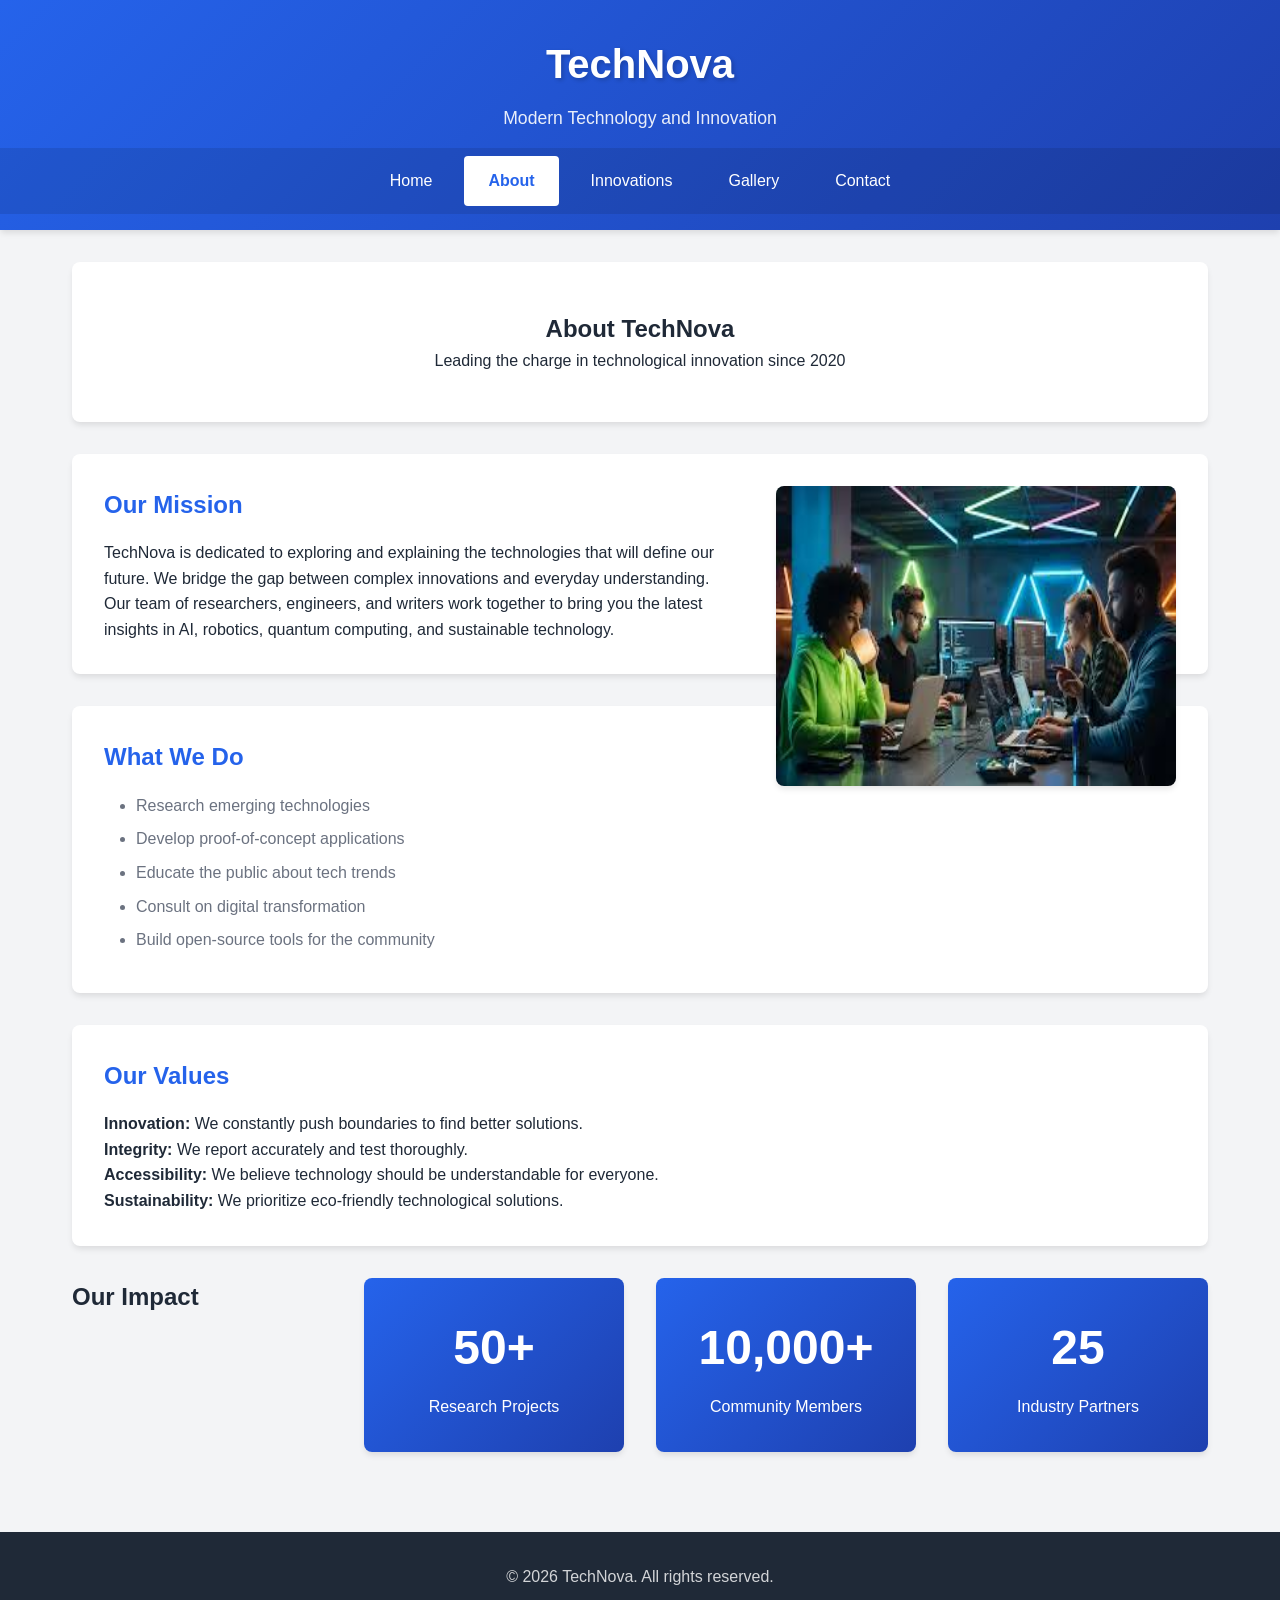
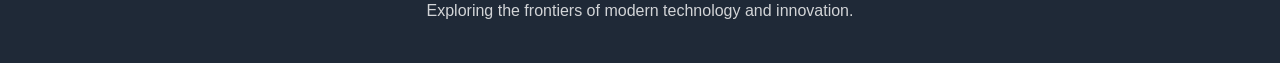
<file: about.html>
<!DOCTYPE html>
<html lang="en">
<head>
    <meta charset="UTF-8">
    <meta name="viewport" content="width=device-width, initial-scale=1.0">
    <title>About Us | TechNova</title>
    <link rel="stylesheet" href="css/styles.css">
    
</head>
<body>
    <header>
        <div class="logo">
            <h1>TechNova</h1>
            <p>Modern Technology and Innovation</p>
        </div>
        
        <nav>
            <ul class="nav-menu">
                <li><a href="index.html">Home</a></li>
                <li><a href="about.html" class="active">About</a></li>
                <li><a href="services.html">Innovations</a></li>
                <li><a href="gallery.html">Gallery</a></li>
                <li><a href="contact.html">Contact</a></li>
            </ul>
        </nav>
    </header>

    <main>
        <section class="about-hero">
            <h2>About TechNova</h2>
            <p>Leading the charge in technological innovation since 2020</p>
        </section>

        <section class="about-content">
            <article>
                <img src="images/teams.jpeg" alt="TechNova team collaborating in modern office space" width="400" height="300" class="about-img">
                <h3>Our Mission</h3>
                <p>TechNova is dedicated to exploring and explaining the technologies that will define our future. We bridge the gap between complex innovations and everyday understanding.</p>
                <p>Our team of researchers, engineers, and writers work together to bring you the latest insights in AI, robotics, quantum computing, and sustainable technology.</p>
            </article>

            <article>
                <h3>What We Do</h3>
                <ul>
                    <li>Research emerging technologies</li>
                    <li>Develop proof-of-concept applications</li>
                    <li>Educate the public about tech trends</li>
                    <li>Consult on digital transformation</li>
                    <li>Build open-source tools for the community</li>
                </ul>
            </article>

            <article>
                <h3>Our Values</h3>
                <p><strong>Innovation:</strong> We constantly push boundaries to find better solutions.</p>
                <p><strong>Integrity:</strong> We report accurately and test thoroughly.</p>
                <p><strong>Accessibility:</strong> We believe technology should be understandable for everyone.</p>
                <p><strong>Sustainability:</strong> We prioritize eco-friendly technological solutions.</p>
            </article>
        </section>

        <section class="stats">
            <h2>Our Impact</h2>
            <div class="stat-item">
                <h4>50+</h4>
                <p>Research Projects</p>
            </div>
            <div class="stat-item">
                <h4>10,000+</h4>
                <p>Community Members</p>
            </div>
            <div class="stat-item">
                <h4>25</h4>
                <p>Industry Partners</p>
            </div>
        </section>
    </main>

    <footer>
        <p>&copy; 2026 TechNova. All rights reserved.</p>
        <p>Exploring the frontiers of modern technology and innovation.</p>

    </footer>
    <script src="/js/script.js"></script>
</body>
</html>
</file>
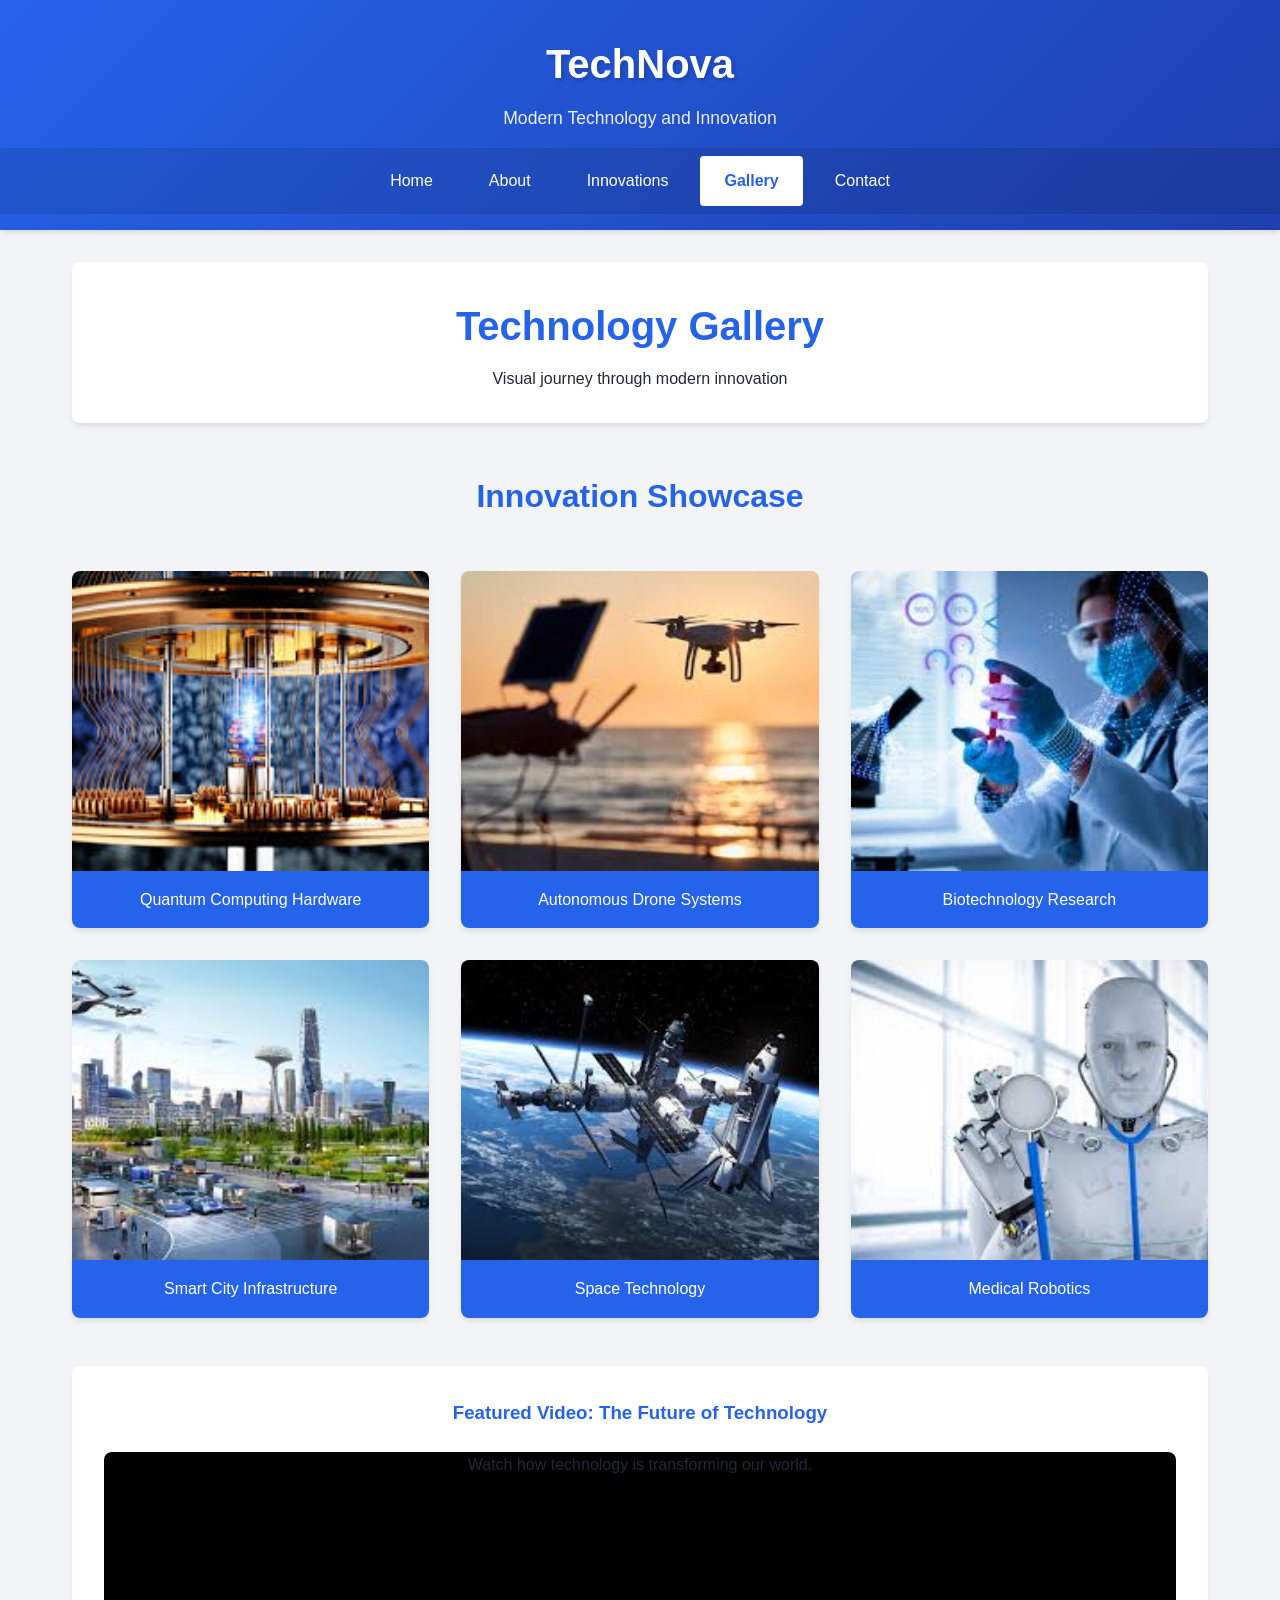
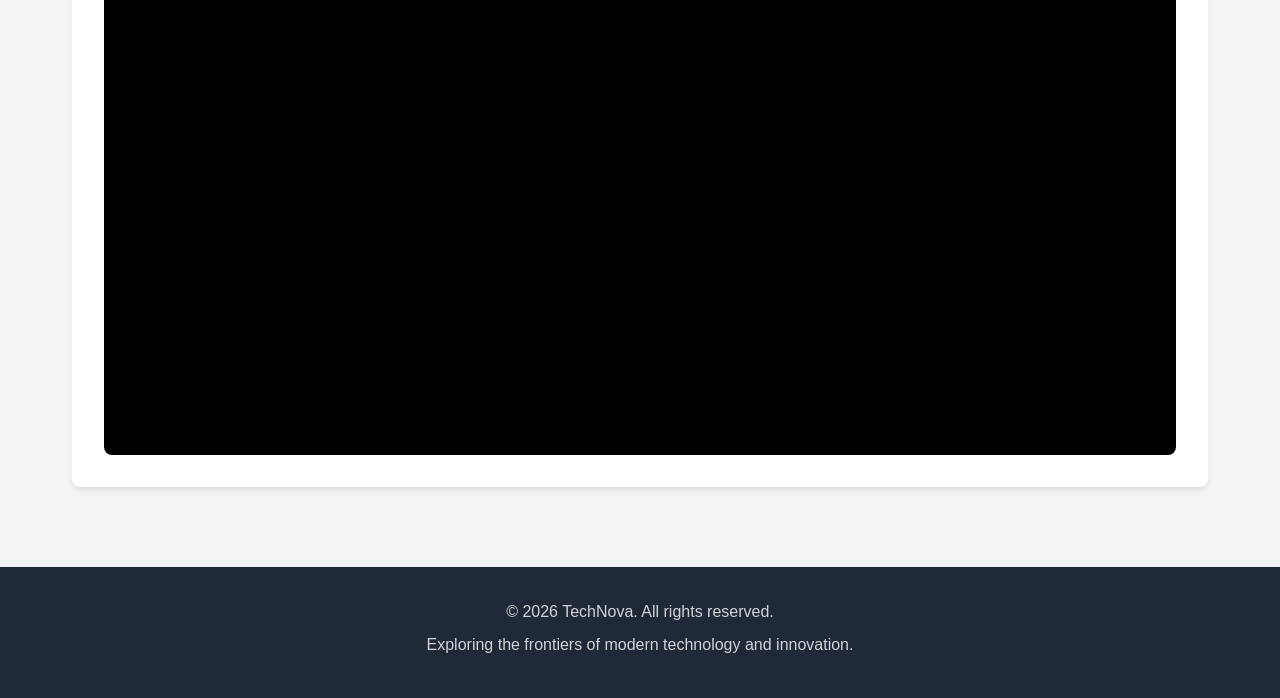
<file: gallery.html>
<!DOCTYPE html>
<html lang="en">
<head>
    <meta charset="UTF-8">
    <meta name="viewport" content="width=device-width, initial-scale=1.0">
    <title>Gallery | TechNova</title>
    <link rel="stylesheet" href="css/styles.css">
    
</head>

<body>

    <!-- HEADER -->
    <header>
        <div class="logo">
            <h1>TechNova</h1>
            <p>Modern Technology and Innovation</p>
        </div>

        <!-- NAVIGATION -->
        <nav>
            <ul class="nav-menu">
                <li><a href="index.html">Home</a></li>
                <li><a href="about.html">About</a></li>
                <li><a href="services.html">Innovations</a></li>
                <li><a href="gallery.html" class="active">Gallery</a></li>
                <li><a href="contact.html">Contact</a></li>
            </ul>
        </nav>
    </header>

    <!-- MAIN CONTENT -->
    <main>

        <!-- PAGE HEADER -->
        <section class="page-header">
            <h2>Technology Gallery</h2>
            <p>Visual journey through modern innovation</p>
        </section>

        <!-- IMAGE GALLERY -->
        <section class="gallery-grid">
            <h3>Innovation Showcase</h3>

            <article class="gallery-item">
                <img src="images/gallery/quantum-computer.jpeg" alt="Quantum computer processor with cooling system">
                <p>Quantum Computing Hardware</p>
            </article>

            <article class="gallery-item">
                <img src="images/gallery/drone-tech.jpeg" alt="Advanced drone swarm technology">
                <p>Autonomous Drone Systems</p>
            </article>

            <article class="gallery-item">
                <img src="images/gallery/biotech.jpeg" alt="Biotechnology lab with DNA sequencing equipment">
                <p>Biotechnology Research</p>
            </article>

            <article class="gallery-item">
                <img src="images/gallery/smart-city.jpeg" alt="Smart city with connected infrastructure and IoT sensors">
                <p>Smart City Infrastructure</p>
            </article>

            <article class="gallery-item">
                <img src="images/gallery/space-tech.jpeg" alt="Satellite and space technology">
                <p>Space Technology</p>
            </article>

            <article class="gallery-item">
                <img src="images/gallery/medical-robot.jpeg" alt="Surgical robot performing precision operation">
                <p>Medical Robotics</p>
            </article>
        </section>

        <!-- VIDEO SECTION -->
        <section class="video-section">
            <h3>Featured Video: The Future of Technology</h3>

            <article class="video-container">

                <!-- Responsive YouTube Video -->
                <div class="video-wrapper">
                    <iframe
                        src="https://www.youtube.com/embed/6_q_LHq85Cs"
                        title="The Future of Technology"
                        frameborder="0"
                        allow="accelerometer; autoplay; clipboard-write; encrypted-media; gyroscope; picture-in-picture"
                        allowfullscreen>
                    </iframe>
                </div>

                <p>Watch how technology is transforming our world.</p>

            </article>

        </section>

    </main>

    <!-- FOOTER -->
    <footer>
        <p>&copy; 2026 TechNova. All rights reserved.</p>
        <p>Exploring the frontiers of modern technology and innovation.</p>
    </footer>
<script src="/js/script.js"></script>
</body>
</html>
</file>
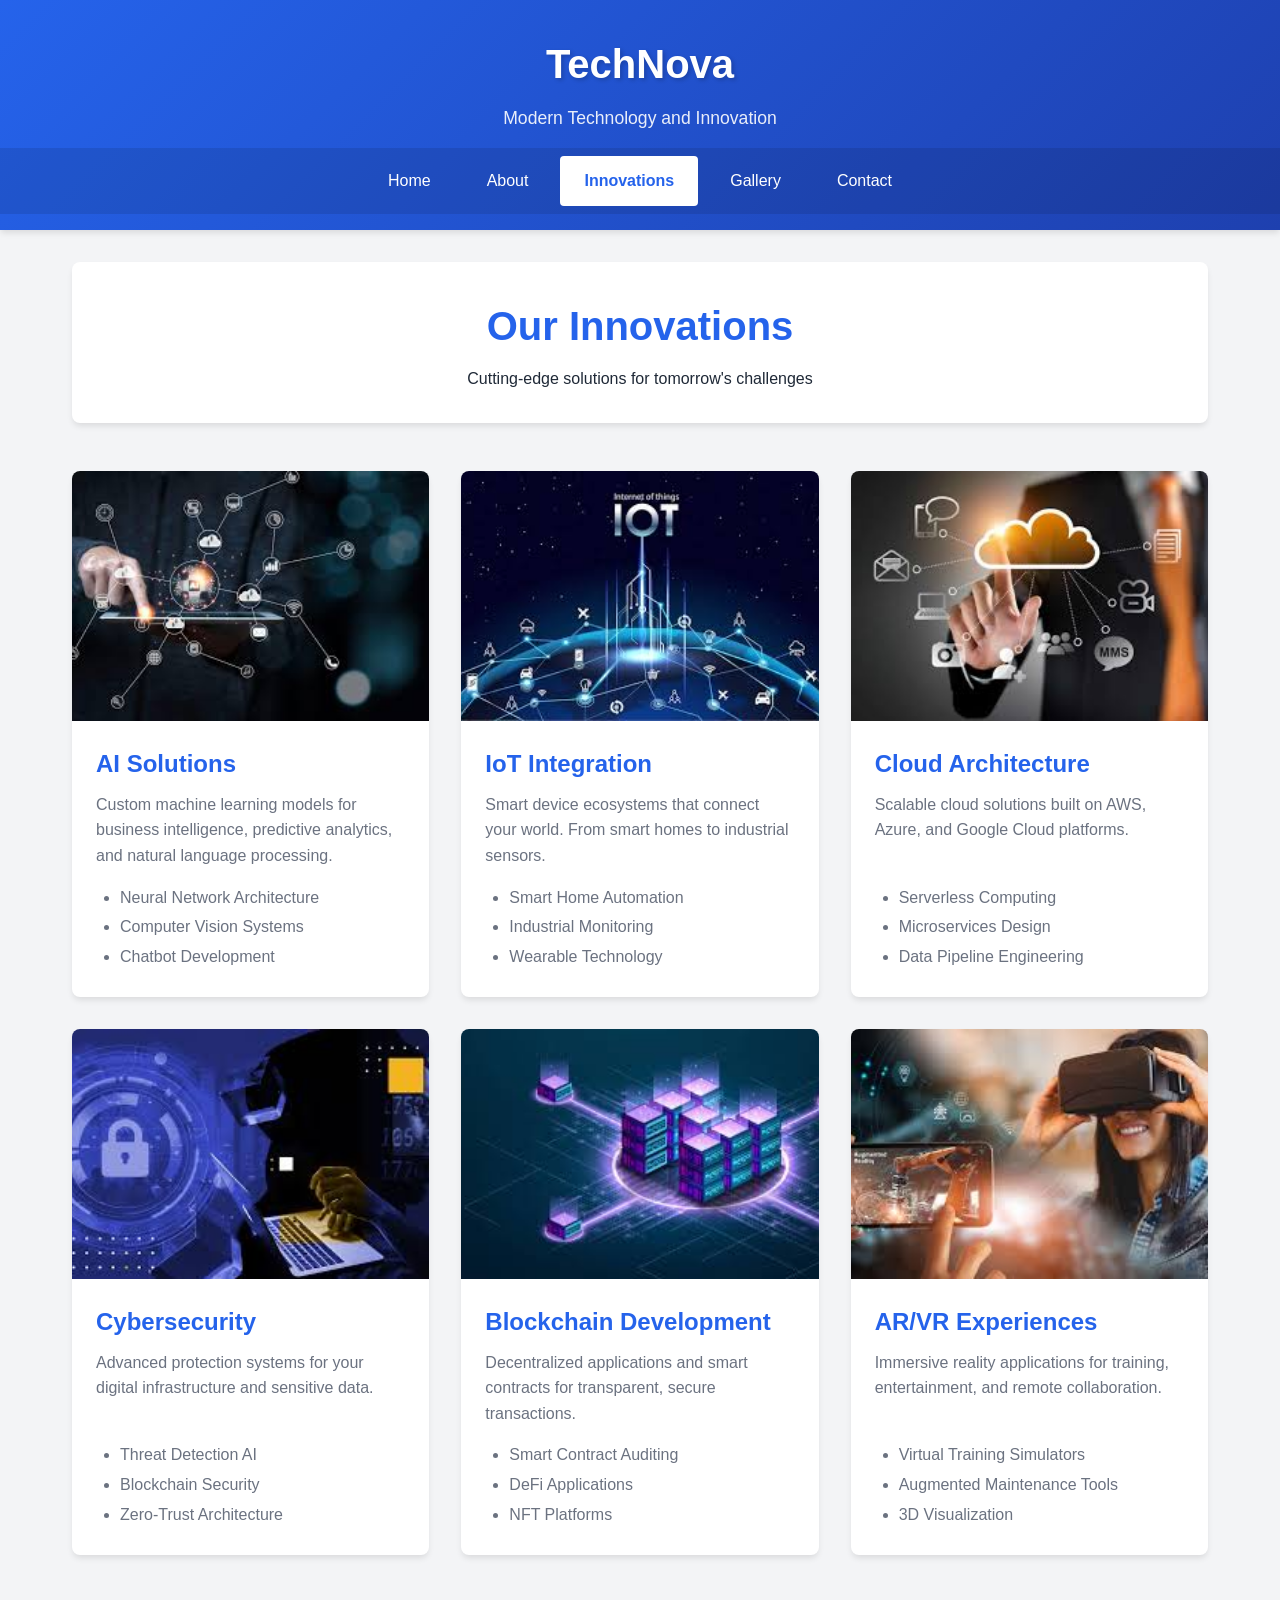
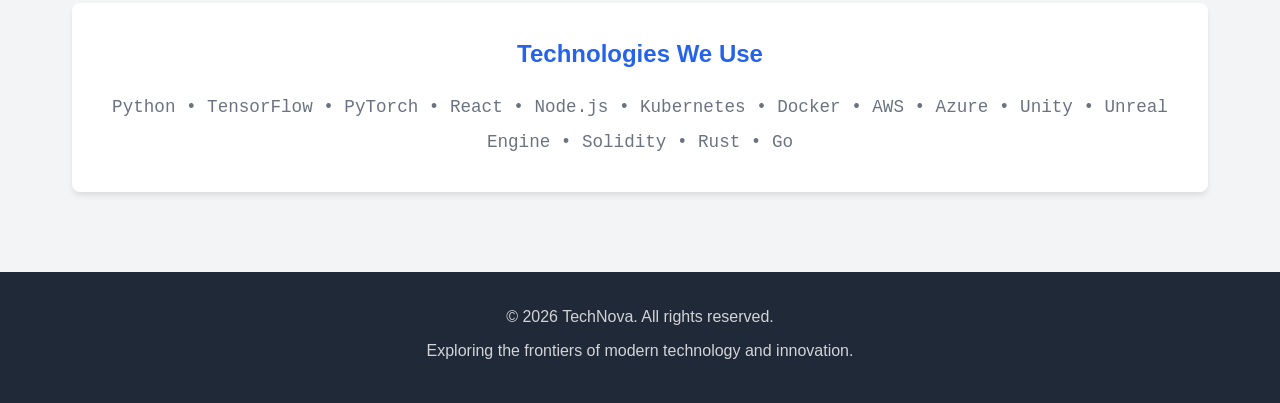
<file: services.html>
<!DOCTYPE html>
<html lang="en">
<head>
    <meta charset="UTF-8">
    <meta name="viewport" content="width=device-width, initial-scale=1.0">
    <title>Innovations | TechNova</title>
    <link rel="stylesheet" href="css/styles.css">
</head>
<body>
    <header>
        <div class="logo">
            <h1>TechNova</h1>
            <p>Modern Technology and Innovation</p>
        </div>
        
        <nav>
            <ul class="nav-menu">
                <li><a href="index.html">Home</a></li>
                <li><a href="about.html">About</a></li>
                <li><a href="services.html" class="active">Innovations</a></li>
                <li><a href="gallery.html">Gallery</a></li>
                <li><a href="contact.html">Contact</a></li>
            </ul>
        </nav>
    </header>

    <main>
        <section class="page-header">
            <h2>Our Innovations</h2>
            <p>Cutting-edge solutions for tomorrow's challenges</p>
        </section>

        <section class="services-grid">
            <article class="service-card">
                <img src="images/ai-service.jpeg" alt="AI brain interface visualization" width="350" height="250">
                <h3>AI Solutions</h3>
                <p>Custom machine learning models for business intelligence, predictive analytics, and natural language processing.</p>
                <ul>
                    <li>Neural Network Architecture</li>
                    <li>Computer Vision Systems</li>
                    <li>Chatbot Development</li>
                </ul>
            </article>

            <article class="service-card">
                <img src="images/iot-service.jpeg" alt="Internet of Things connected devices network" width="350" height="250">
                <h3>IoT Integration</h3>
                <p>Smart device ecosystems that connect your world. From smart homes to industrial sensors.</p>
                <ul>
                    <li>Smart Home Automation</li>
                    <li>Industrial Monitoring</li>
                    <li>Wearable Technology</li>
                </ul>
            </article>

            <article class="service-card">
                <img src="images/cloud-service.jpeg" alt="Cloud computing infrastructure visualization" width="350" height="250">
                <h3>Cloud Architecture</h3>
                <p>Scalable cloud solutions built on AWS, Azure, and Google Cloud platforms.</p>
                <ul>
                    <li>Serverless Computing</li>
                    <li>Microservices Design</li>
                    <li>Data Pipeline Engineering</li>
                </ul>
            </article>

            <article class="service-card">
                <img src="images/cybersecurity.jpeg" alt="Cybersecurity shield protecting digital assets" width="350" height="250">
                <h3>Cybersecurity</h3>
                <p>Advanced protection systems for your digital infrastructure and sensitive data.</p>
                <ul>
                    <li>Threat Detection AI</li>
                    <li>Blockchain Security</li>
                    <li>Zero-Trust Architecture</li>
                </ul>
            </article>

            <article class="service-card">
                <img src="images/blockchain.jpeg" alt="Blockchain network and cryptocurrency visualization" width="350" height="250">
                <h3>Blockchain Development</h3>
                <p>Decentralized applications and smart contracts for transparent, secure transactions.</p>
                <ul>
                    <li>Smart Contract Auditing</li>
                    <li>DeFi Applications</li>
                    <li>NFT Platforms</li>
                </ul>
            </article>

            <article class="service-card">
                <img src="images/ar-vr.jpeg" alt="Augmented reality glasses and virtual reality headset" width="350" height="250">
                <h3>AR/VR Experiences</h3>
                <p>Immersive reality applications for training, entertainment, and remote collaboration.</p>
                <ul>
                    <li>Virtual Training Simulators</li>
                    <li>Augmented Maintenance Tools</li>
                    <li>3D Visualization</li>
                </ul>
            </article>
        </section>

        <section class="tech-stack">
            <h2>Technologies We Use</h2>
            <article>
                <p>Python • TensorFlow • PyTorch • React • Node.js • Kubernetes • Docker • AWS • Azure • Unity • Unreal Engine • Solidity • Rust • Go</p>
            </article>
        </section>
    </main>

    <footer>
        <p>&copy; 2026 TechNova. All rights reserved.</p>
        <p>Exploring the frontiers of modern technology and innovation.</p>
    </footer>
    <script src="/js/script.js"></script>
</body>
</html>
</file>
<file: css/styles.css>
* {
    margin: 0;
    padding: 0;
    box-sizing: border-box;
}

/* Root variables for consistent theming */
:root {
    --primary-color: #2563eb;
    --secondary-color: #1e40af;
    --accent-color: #3b82f6;
    --text-dark: #1f2937;
    --text-light: #6b7280;
    --bg-light: #f3f4f6;
    --white: #ffffff;
    --shadow: 0 4px 6px -1px rgba(0, 0, 0, 0.1);
    --transition: all 0.3s ease;
}

/* Body*/
body {
    font-family: 'Segoe UI', Tahoma, Geneva, Verdana, sans-serif;
    line-height: 1.6;
    color: var(--text-dark);
    background-color: var(--bg-light);
}

/* HEADER STYLES */





header {
    background: linear-gradient(135deg, var(--primary-color), var(--secondary-color));
    color: var(--white);
    padding: 1rem 0;
    box-shadow: var(--shadow);
    position: sticky;
    top: 0;
    z-index: 1000;
    transition: transform 0.3s ease;
}

/* Hide navbar when scrolling down */
.header-hidden{
    transform: translateY(-100%);
}

.logo {
    text-align: center;
    padding: 1rem;
}

.logo h1 {
    font-size: 2.5rem;
    margin-bottom: 0.5rem;
    text-shadow: 2px 2px 4px rgba(0,0,0,0.2);
}

.logo p {
    font-size: 1.1rem;
    opacity: 0.9;
}

/* 
   NAVIGATION STYLES
    */
nav {
    background-color: rgba(0,0,0,0.1);
    padding: 0.5rem;
}

.nav-menu {
    list-style: none;
    display: flex;
    justify-content: center;
    flex-wrap: wrap;
    gap: 0.5rem;
}

.nav-menu li {
    margin: 0;
}

.nav-menu a {
    display: block;
    color: var(--white);
    text-decoration: none;
    padding: 0.75rem 1.5rem;
    border-radius: 4px;
    transition: var(--transition);
    font-weight: 500;
}

/* Hover effects for navigation */
.nav-menu a:hover {
    background-color: rgba(255,255,255,0.2);
    transform: translateY(-2px);
    box-shadow: 0 2px 4px rgba(0,0,0,0.2);
}

/* Active page indicator */
.nav-menu a.active {
    background-color: var(--white);
    color: var(--primary-color);
    font-weight: bold;
}




/* 
   MAIN CONTENT STYLES
    */
main {
    max-width: 1200px;
    margin: 0 auto;
    padding: 2rem;
    min-height: calc(100vh - 300px);
}

/* Page headers */
.page-header {
    text-align: center;
    margin-bottom: 3rem;
    padding: 2rem;
    background: var(--white);
    border-radius: 8px;
    box-shadow: var(--shadow);
}

.page-header h2 {
    color: var(--primary-color);
    font-size: 2.5rem;
    margin-bottom: 0.5rem;
}

/* 
   HOME PAGE SPECIFIC STYLES
    */
.hero {
    background: linear-gradient(rgba(37, 99, 235, 0.9), rgba(30, 64, 175, 0.9)), url('../images/hero-bg.jpg');
    background-size: cover;
    background-position: center;
    color: var(--white);
    padding: 4rem 2rem;
    border-radius: 8px;
    text-align: center;
    margin-bottom: 3rem;
}

.hero h2 {
    font-size: 3rem;
    margin-bottom: 1rem;
}

.hero p {
    font-size: 1.25rem;
    margin-bottom: 2rem;
    max-width: 600px;
    margin-left: auto;
    margin-right: auto;
}

.btn {
    display: inline-block;
    background-color: var(--white);
    color: var(--primary-color);
    padding: 1rem 2rem;
    text-decoration: none;
    border-radius: 50px;
    font-weight: bold;
    transition: var(--transition);
    box-shadow: var(--shadow);
}

.btn:hover {
    transform: translateY(-3px);
    box-shadow: 0 10px 20px rgba(0,0,0,0.2);
}

/* Features section */
.features {
    display: grid;
    grid-template-columns: repeat(auto-fit, minmax(300px, 1fr));
    gap: 2rem;
    margin-bottom: 3rem;
}

.features h2 {
    grid-column: 1 / -1;
    text-align: center;
    color: var(--primary-color);
    font-size: 2rem;
    margin-bottom: 1rem;
}

.feature-card {
    background: var(--white);
    border-radius: 8px;
    overflow: hidden;
    box-shadow: var(--shadow);
    transition: var(--transition);
}

.feature-card:hover {
    transform: translateY(-5px);
    box-shadow: 0 10px 25px rgba(0,0,0,0.15);
}

.feature-card img {
    width: 100%;
    height: 200px;
    object-fit: cover;
}

.feature-card h3 {
    padding: 1rem;
    color: var(--primary-color);
}

.feature-card p {
    padding: 0 1rem 1rem;
    color: var(--text-light);
}

/* News section */
.news {
    background: var(--white);
    padding: 2rem;
    border-radius: 8px;
    box-shadow: var(--shadow);
}

.news h2 {
    color: var(--primary-color);
    margin-bottom: 1.5rem;
    border-bottom: 3px solid var(--accent-color);
    padding-bottom: 0.5rem;
    display: inline-block;
}

.news article {
    margin-bottom: 1.5rem;
    padding-left: 1rem;
    border-left: 4px solid var(--accent-color);
}

.news h3 {
    color: var(--text-dark);
    margin-bottom: 0.5rem;
}

/* 
   ABOUT PAGE STYLES
    */
.about-hero {
    background: var(--white);
    padding: 3rem;
    border-radius: 8px;
    text-align: center;
    margin-bottom: 2rem;
    box-shadow: var(--shadow);
}

.about-content article {
    background: var(--white);
    padding: 2rem;
    margin-bottom: 2rem;
    border-radius: 8px;
    box-shadow: var(--shadow);
}

.about-content h3 {
    color: var(--primary-color);
    margin-bottom: 1rem;
    font-size: 1.5rem;
}

.about-content ul {
    margin-left: 2rem;
    color: var(--text-light);
}

.about-content li {
    margin-bottom: 0.5rem;
}

.about-img {
    float: right;
    margin: 0 0 1rem 1rem;
    border-radius: 8px;
    box-shadow: var(--shadow);
}

.stats {
    display: grid;
    grid-template-columns: repeat(auto-fit, minmax(200px, 1fr));
    gap: 2rem;
    margin-top: 2rem;
}

.stat-item {
    background: linear-gradient(135deg, var(--primary-color), var(--secondary-color));
    color: var(--white);
    padding: 2rem;
    border-radius: 8px;
    text-align: center;
    box-shadow: var(--shadow);
}

.stat-item h4 {
    font-size: 3rem;
    margin-bottom: 0.5rem;
}

/* 
   SERVICES/INNOVATIONS PAGE STYLES
    */
.services-grid {
    display: grid;
    grid-template-columns: repeat(auto-fit, minmax(350px, 1fr));
    gap: 2rem;
    margin-bottom: 3rem;
}

.service-card {
    background: var(--white);
    border-radius: 8px;
    overflow: hidden;
    box-shadow: var(--shadow);
    transition: var(--transition);
    display: flex;
    flex-direction: column;
}

.service-card:hover {
    transform: scale(1.02);
    box-shadow: 0 15px 30px rgba(0,0,0,0.2);
}

.service-card img {
    width: 100%;
    height: 250px;
    object-fit: cover;
}

.service-card h3 {
    padding: 1.5rem 1.5rem 0.5rem;
    color: var(--primary-color);
    font-size: 1.5rem;
}

.service-card p {
    padding: 0 1.5rem;
    color: var(--text-light);
    flex-grow: 1;
}

.service-card ul {
    padding: 1rem 1.5rem 1.5rem 3rem;
    color: var(--text-light);
}

.service-card li {
    margin-bottom: 0.25rem;
}

.tech-stack {
    background: var(--white);
    padding: 2rem;
    border-radius: 8px;
    text-align: center;
    box-shadow: var(--shadow);
}

.tech-stack h2 {
    color: var(--primary-color);
    margin-bottom: 1rem;
}

.tech-stack p {
    color: var(--text-light);
    font-family: monospace;
    font-size: 1.1rem;
    line-height: 2;
}

/*GALLERY PAGE STYLES*/
.gallery-grid {
    display: grid;
    grid-template-columns: repeat(auto-fit, minmax(300px, 1fr));
    gap: 2rem;
    margin-bottom: 3rem;
}

.gallery-grid h3 {
    grid-column: 1 / -1;
    text-align: center;
    color: var(--primary-color);
    font-size: 2rem;
    margin-bottom: 1rem;
}

.gallery-item {
    background: var(--white);
    border-radius: 8px;
    overflow: hidden;
    box-shadow: var(--shadow);
    transition: var(--transition);
    position: relative;
}

.gallery-item:hover {
    transform: scale(1.05);
    z-index: 10;
}

.gallery-item img {
    width: 100%;
    height: 300px;
    object-fit: cover;
    display: block;
}

.gallery-item p {
    padding: 1rem;
    text-align: center;
    background: var(--primary-color);
    color: var(--white);
    font-weight: 500;
}

/* Video section */
.video-section {
    background: var(--white);
    padding: 2rem;
    border-radius: 8px;
    box-shadow: var(--shadow);
    text-align: center;
}

.video-section h3 {
    color: var(--primary-color);
    margin-bottom: 1.5rem;
}

.video-container {
    position: relative;
    padding-bottom: 56.25%; /* 16:9 aspect ratio */
    height: 0;
    overflow: hidden;
    max-width: 100%;
    background: #000;
    border-radius: 8px;
}

.video-container iframe,
.video-container video {
    position: absolute;
    top: 0;
    left: 0;
    width: 100%;
    height: 100%;
    border: none;
}

/* 
   CONTACT PAGE STYLES
    */
.contact-container {
    display: grid;
    grid-template-columns: 1fr 1fr;
    gap: 3rem;
    margin-bottom: 3rem;
}

.contact-info,
.contact-form-wrapper {
    background: var(--white);
    padding: 2rem;
    border-radius: 8px;
    box-shadow: var(--shadow);
}

.contact-info h3,
.contact-form-wrapper h3 {
    color: var(--primary-color);
    margin-bottom: 1.5rem;
    font-size: 1.5rem;
}

.contact-info img {
    width: 100%;
    border-radius: 8px;
    margin-bottom: 1.5rem;
}

.contact-info p {
    margin-bottom: 0.75rem;
    color: var(--text-light);
}

/* Contact Form Styles */
.form-group {
    margin-bottom: 1.5rem;
}

.form-group label {
    display: block;
    margin-bottom: 0.5rem;
    color: var(--text-dark);
    font-weight: 500;
}

.form-group input,
.form-group textarea {
    width: 100%;
    padding: 0.75rem;
    border: 2px solid #e5e7eb;
    border-radius: 4px;
    font-family: inherit;
    font-size: 1rem;
    transition: var(--transition);
}

.form-group input:focus,
.form-group textarea:focus {
    outline: none;
    border-color: var(--primary-color);
    box-shadow: 0 0 0 3px rgba(37, 99, 235, 0.1);
}

.submit-btn {
    background: linear-gradient(135deg, var(--primary-color), var(--secondary-color));
    color: var(--white);
    padding: 1rem 2rem;
    border: none;
    border-radius: 4px;
    font-size: 1rem;
    font-weight: bold;
    cursor: pointer;
    transition: var(--transition);
    width: 100%;
}

.submit-btn:hover {
    transform: translateY(-2px);
    box-shadow: 0 4px 12px rgba(37, 99, 235, 0.4);
}

/* Audio section */
.audio-section {
    background: var(--white);
    padding: 2rem;
    border-radius: 8px;
    box-shadow: var(--shadow);
    margin-bottom: 3rem;
    text-align: center;
}

.audio-section h3 {
    color: var(--primary-color);
    margin-bottom: 1.5rem;
}

.audio-section img {
    border-radius: 8px;
    margin-bottom: 1rem;
}

audio {
    width: 100%;
    max-width: 500px;
    margin: 1rem 0;
}

/* Map section */
.map-section {
    background: var(--white);
    padding: 2rem;
    border-radius: 8px;
    box-shadow: var(--shadow);
    text-align: center;
}

.map-section h3 {
    color: var(--primary-color);
    margin-bottom: 1.5rem;
}

.map-placeholder img {
    width: 100%;
    max-width: 600px;
    border-radius: 8px;
    box-shadow: var(--shadow);
}

/* 
   FOOTER STYLES
    */
footer {
    background: var(--text-dark);
    color: var(--white);
    text-align: center;
    padding: 2rem;
    margin-top: 3rem;
}

footer p {
    margin-bottom: 0.5rem;
    opacity: 0.8;
}

/* 
   RESPONSIVE DESIGN - MEDIA QUERIES
    */

/* Tablet devices (768px and below) */
@media screen and (max-width: 768px) {
    .logo h1 {
        font-size: 2rem;
    }
    
    .nav-menu {
        flex-direction: column;
        align-items: center;
    }
    
    .nav-menu a {
        width: 200px;
        text-align: center;
    }
    
    .hero h2 {
        font-size: 2rem;
    }
    
    .hero p {
        font-size: 1rem;
    }
    
    .about-img {
        float: none;
        display: block;
        margin: 0 auto 1rem;
        width: 100%;
        max-width: 400px;
    }
    
    .contact-container {
        grid-template-columns: 1fr;
    }
    
    .services-grid {
        grid-template-columns: 1fr;
    }
}

/* Mobile devices (480px and below) */
@media screen and (max-width: 480px) {
    main {
        padding: 1rem;
    }
    
    .logo h1 {
        font-size: 1.5rem;
    }
    
    .logo p {
        font-size: 0.9rem;
    }
    
    .hero {
        padding: 2rem 1rem;
    }
    
    .hero h2 {
        font-size: 1.5rem;
    }
    
    .page-header h2 {
        font-size: 1.75rem;
    }
    
    .features,
    .gallery-grid {
        grid-template-columns: 1fr;
    }
    
    .stats {
        grid-template-columns: 1fr;
    }
    
    .feature-card img,
    .gallery-item img {
        height: 200px;
    }
    
    .form-group input,
    .form-group textarea {
        font-size: 16px; /* Prevents zoom on iOS */
    }
}

/* Large desktop screens (1200px and above) */
@media screen and (min-width: 1200px) {
    .features {
        grid-template-columns: repeat(3, 1fr);
    }
    
    .services-grid {
        grid-template-columns: repeat(3, 1fr);
    }
}

/* Print styles */
@media print {
    header, footer, nav, .btn, .submit-btn {
        display: none;
    }
    
    main {
        max-width: 100%;
        padding: 0;
    }
    
    body {
        background: white;
        color: black;
    }
}

/* 
   UTILITY CLASSES
    */
.clearfix::after {
    content: "";
    display: table;
    clear: both;
}

.text-center {
    text-align: center;
}

.mt-2 {
    margin-top: 2rem;
}

.mb-2 {
    margin-bottom: 2rem;
}
</file>
